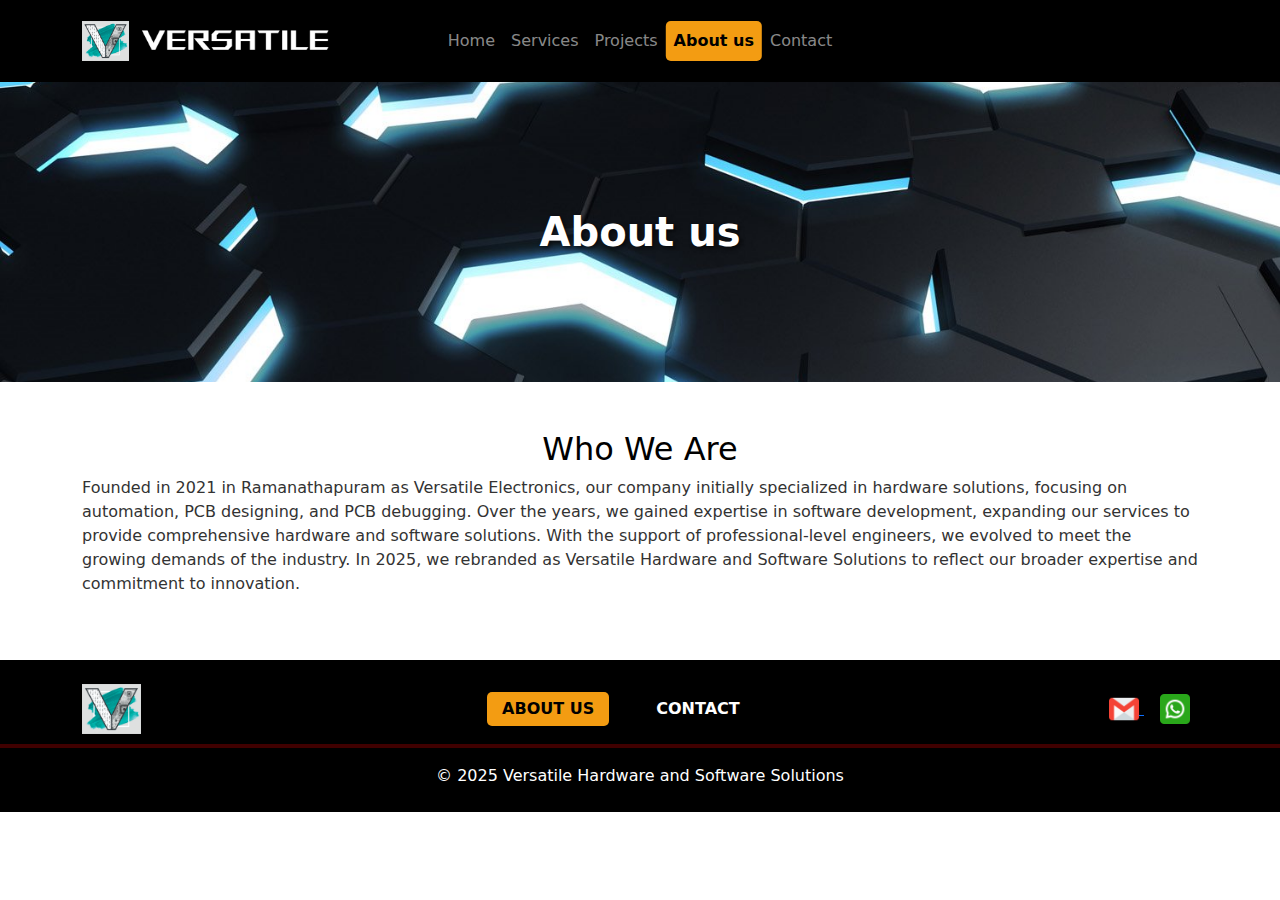
<file: about.html>
<!-- ABOUT PAGE (Updated) -->
<!DOCTYPE html>
<html lang="en">
<head>
    <meta charset="UTF-8">
    <meta name="viewport" content="width=device-width, initial-scale=1.0">
    <link rel="icon" href="images/logo.jpg" type="image/x-icon" />
    <title>About Us</title>
    <link href="https://cdn.jsdelivr.net/npm/bootstrap@5.3.0/dist/css/bootstrap.min.css" rel="stylesheet">
    <link rel="stylesheet" href="css/styles.css">
</head>
<body class="bg-white text-black">

    <!-- HEADER & NAVBAR -->
<nav class="navbar navbar-expand-lg bg-black navbar-dark py-3">
    <div class="container d-flex align-items-center justify-content-between">
        <!-- Logo & Title (Left-Aligned) -->
        <a href="index.html" class="navbar-brand d-flex align-items-center">
            <img src="images/logo.jpg" alt="Logo" class="me-2" style="height: 40px;">
            <img src="images/versatile-text.png" alt="Versatile" style="height: 35px;">
        </a>

        <!-- Mobile Navbar Button (Top Right) -->
        <button class="navbar-toggler position-absolute top-0 end-0 m-3" type="button" data-bs-toggle="offcanvas" data-bs-target="#mobileNav">
            <span class="navbar-toggler-icon"></span>
        </button>

        <!-- Desktop Navbar (Hidden in Mobile) -->
        <div class="collapse navbar-collapse justify-content-end">
            <ul class="navbar-nav">
                <li class="nav-item"><a href="index.html" class="nav-link">Home</a></li>
                <li class="nav-item"><a href="services.html" class="nav-link">Services</a></li>
                <li class="nav-item"><a href="projects.html" class="nav-link">Projects</a></li>
                <li class="nav-item"><a href="about.html" class="nav-link">About us</a></li>
                <li class="nav-item"><a href="contact.html" class="nav-link">Contact</a></li>
            </ul>
        </div>
    </div>
</nav>

<!-- MOBILE SIDEBAR MENU -->
<div class="offcanvas offcanvas-end bg-dark text-white" tabindex="-1" id="mobileNav">
    <div class="offcanvas-header">
        <h5 class="offcanvas-title">Menu</h5>
        <button type="button" class="btn-close btn-close-white" data-bs-dismiss="offcanvas"></button>
    </div>
    <div class="offcanvas-body">
        <ul class="nav flex-column">
            <li class="nav-item"><a href="index.html" class="nav-link">Home</a></li>
            <li class="nav-item"><a href="services.html" class="nav-link">Services</a></li>
            <li class="nav-item"><a href="projects.html" class="nav-link">Projects</a></li>
            <li class="nav-item"><a href="about.html" class="nav-link">About us</a></li>
            <li class="nav-item"><a href="contact.html" class="nav-link">Contact</a></li>
        </ul>
    </div>
</div>

    <!-- ABOUT US BANNER -->
    <div class="about-banner">
        <h1 class="about-title">About us</h1>
    </div>

    <!-- ABOUT CONTENT -->
    <div class="container py-5">
        <h2 class="text-center">Who We Are</h2>
        <p class="text-left">
            Founded in 2021 in Ramanathapuram as Versatile Electronics, our company initially specialized in hardware solutions, focusing on automation, PCB designing, and PCB debugging. Over the years, we gained expertise in software development, expanding our services to provide comprehensive hardware and software solutions. With the support of professional-level engineers, we evolved to meet the growing demands of the industry. In 2025, we rebranded as Versatile Hardware and Software Solutions to reflect our broader expertise and commitment to innovation.
        </p>
    </div>

    <!-- FOOTER -->
    <footer class="bg-black text-white py-4">
        <div class="container d-flex flex-column flex-md-row justify-content-between align-items-center">
            <a href="index.html" class="footer-logo">
                <img src="images/logo.jpg" alt="Company Logo" height="50">
            </a>
            <div class="footer-links d-flex">
                <a href="about.html" class="nav-link text-white mx-3">About us</a>
                <a href="contact.html" class="nav-link text-white mx-3">Contact</a>
            </div>
            <div class="social-icons">
                <a href="mailto:versatileelectronicsrmd@gmail.com" target="_blank" class="mx-2">
                    <img src="images/gmail-icon.png" alt="Gmail" width="30">
                </a>
                <a href="https://wa.me/message/E7UOEM6NOFOOO1" target="_blank" class="mx-2">
                    <img src="images/whatsapp-icon.png" alt="WhatsApp" width="30">
                </a>
            </div>
        </div>
        <hr class="footer-line">
        <div class="text-center mt-3">
            <p class="mb-0">&copy; 2025 Versatile Hardware and Software Solutions</p>
        </div>
    </footer>

    <script src="https://cdn.jsdelivr.net/npm/bootstrap@5.3.0/dist/js/bootstrap.bundle.min.js"></script>
    <script src="js/script.js"></script>
</body>
</html>
</file>
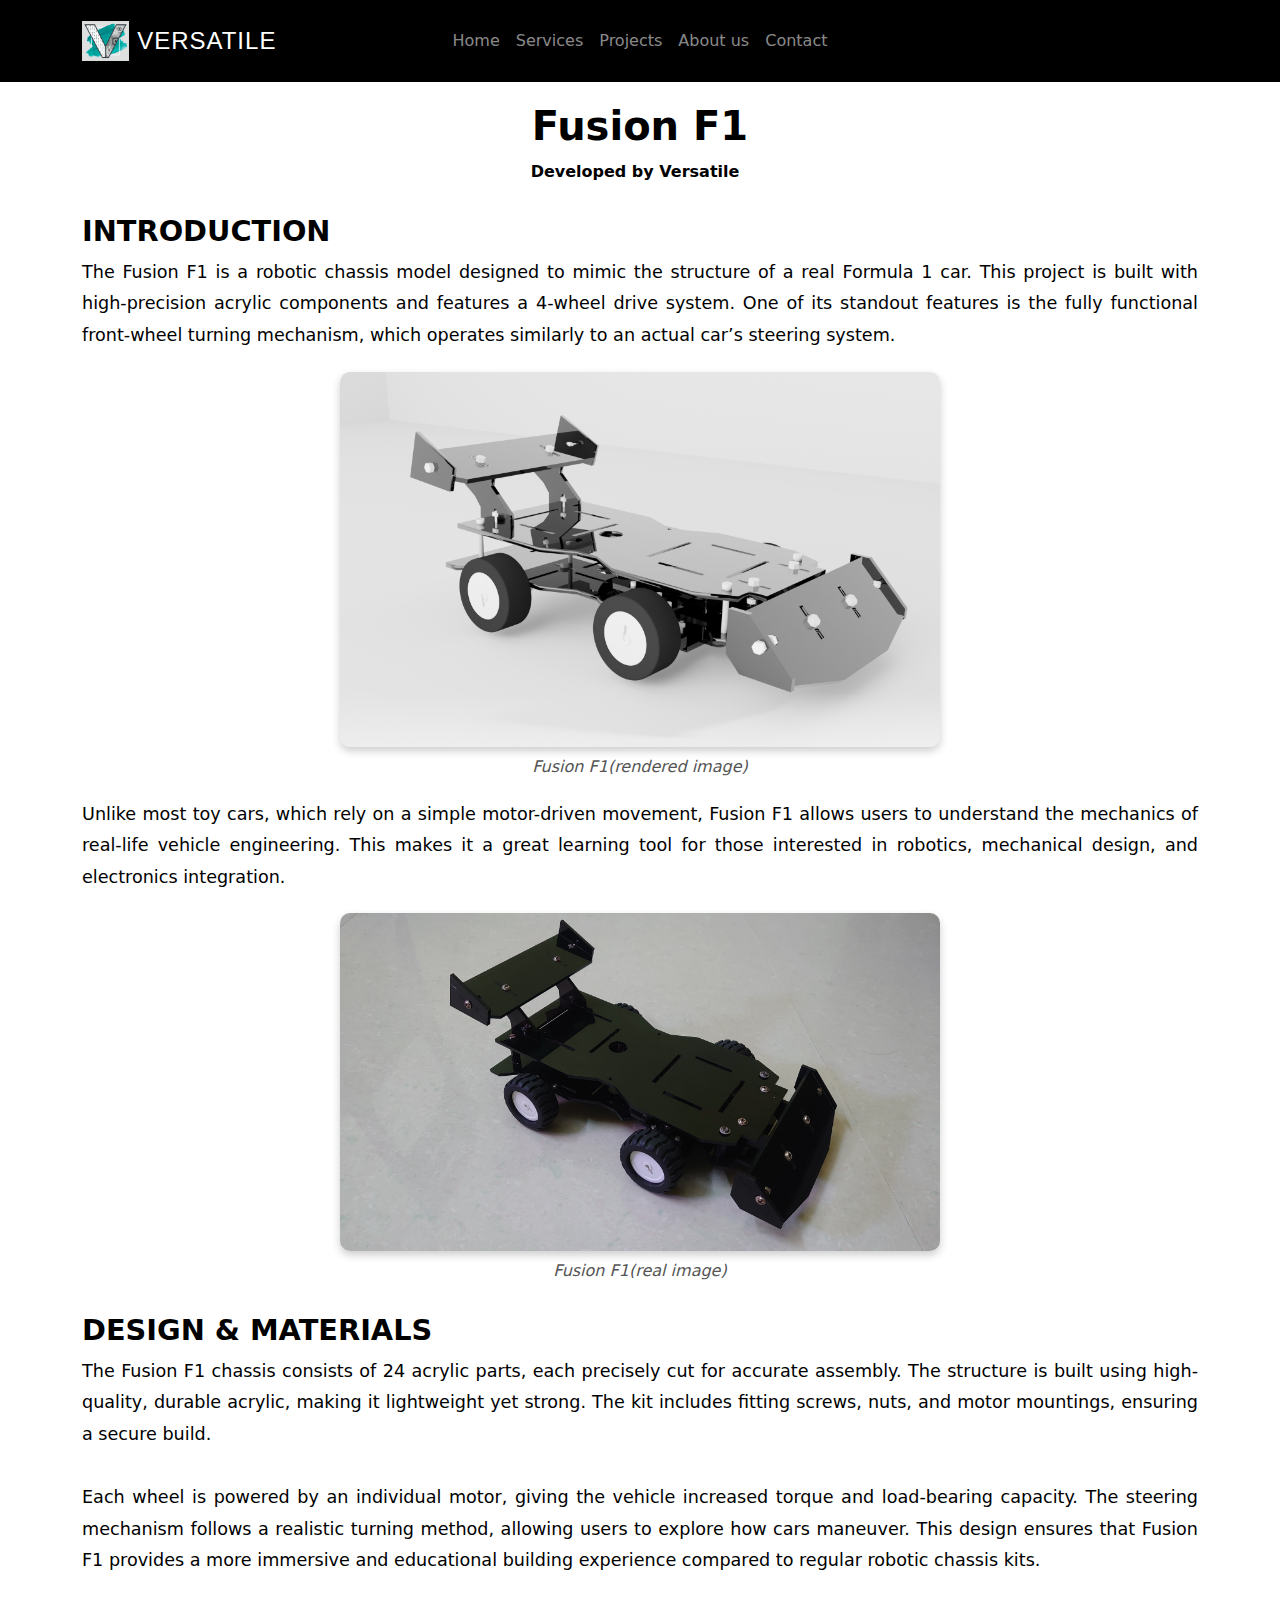
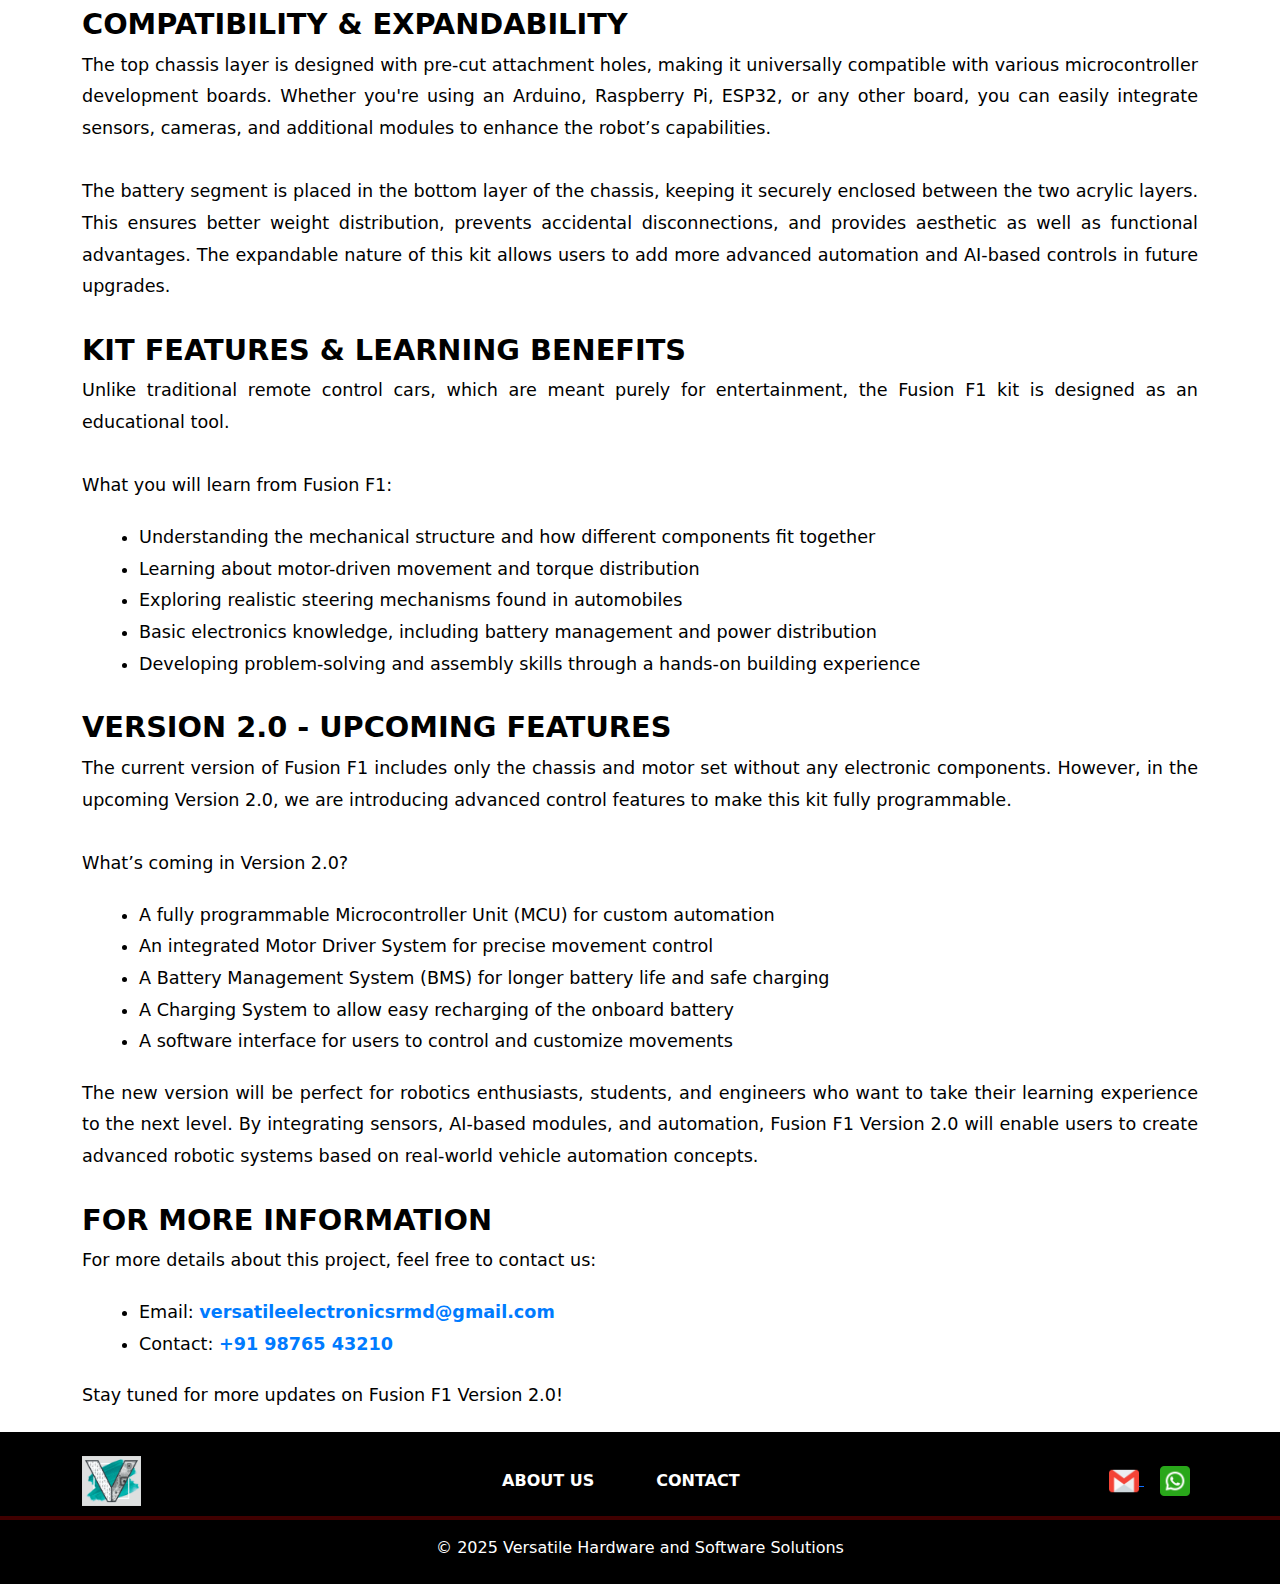
<file: Fusion F1.html>
<!-- Fusion F1.html (Project Details) -->
<!DOCTYPE html>
<html lang="en">
<head>
    <meta charset="UTF-8">
    <meta name="viewport" content="width=device-width, initial-scale=1.0">
    <title>Fusion F1</title>
    <link href="https://cdn.jsdelivr.net/npm/bootstrap@5.3.0/dist/css/bootstrap.min.css" rel="stylesheet">
    <link rel="stylesheet" href="css/viewproject.css">
</head>
<body class="bg-white text-black">

    <!-- HEADER & NAVBAR -->
<nav class="navbar navbar-expand-lg bg-black navbar-dark py-3">
    <div class="container d-flex align-items-center justify-content-between">
        <!-- Logo & Title (Left-Aligned) -->
        <a href="index.html" class="navbar-brand d-flex align-items-center">
            <img src="images/logo.jpg" alt="Logo" class="me-2" style="height: 40px;">
            <span class="rog-font fs-4">Versatile</span>
        </a>

        <!-- Mobile Navbar Button (Top Right) -->
        <button class="navbar-toggler position-absolute top-0 end-0 m-3" type="button" data-bs-toggle="offcanvas" data-bs-target="#mobileNav">
            <span class="navbar-toggler-icon"></span>
        </button>

        <!-- Desktop Navbar (Hidden in Mobile) -->
        <div class="collapse navbar-collapse justify-content-end">
            <ul class="navbar-nav">
                <li class="nav-item"><a href="index.html" class="nav-link">Home</a></li>
                <li class="nav-item"><a href="services.html" class="nav-link">Services</a></li>
                <li class="nav-item"><a href="projects.html" class="nav-link">Projects</a></li>
                <li class="nav-item"><a href="about.html" class="nav-link">About us</a></li>
                <li class="nav-item"><a href="contact.html" class="nav-link">Contact</a></li>
            </ul>
        </div>
    </div>
</nav>

<!-- MOBILE SIDEBAR MENU -->
<div class="offcanvas offcanvas-end bg-dark text-white" tabindex="-1" id="mobileNav">
    <div class="offcanvas-header">
        <h5 class="offcanvas-title">Menu</h5>
        <button type="button" class="btn-close btn-close-white" data-bs-dismiss="offcanvas"></button>
    </div>
    <div class="offcanvas-body">
        <ul class="nav flex-column">
            <li class="nav-item"><a href="index.html" class="nav-link">Home</a></li>
            <li class="nav-item"><a href="services.html" class="nav-link">Services</a></li>
            <li class="nav-item"><a href="projects.html" class="nav-link">Projects</a></li>
            <li class="nav-item"><a href="about.html" class="nav-link">About us</a></li>
            <li class="nav-item"><a href="contact.html" class="nav-link">Contact</a></li>
        </ul>
    </div>
</div>
    <div class="container ">
        
        <h1 class="title">Fusion F1</h1>

<div class="view-count">
    <span class="developer">Developed by Versatile</span>
</div>

<h2 class="section-title">Introduction</h2>
<p class="section-content">
    The Fusion F1 is a robotic chassis model designed to mimic the structure of a real Formula 1 car. This project is built with high-precision acrylic components and features a 4-wheel drive system. One of its standout features is the fully functional front-wheel turning mechanism, which operates similarly to an actual car’s steering system.  
</p>
<!-- Image Section -->
<div class="project-image-container">
    <img src="images/projects/fusion-f1.png" alt="Fusion F1 Model" class="project-image">
    <p class="image-caption">Fusion F1(rendered image)</p>
</div>

<p class="section-content">
    Unlike most toy cars, which rely on a simple motor-driven movement, Fusion F1 allows users to understand the mechanics of real-life vehicle engineering. This makes it a great learning tool for those interested in robotics, mechanical design, and electronics integration.  
</p>
<div class="project-image-container">
    <img src="images/projects/fusion-f1-real.JPG" alt="Fusion F1 Model" class="project-image">
    <p class="image-caption">Fusion F1(real image)</p>
</div>

<h2 class="section-title">Design & Materials</h2>
<p class="section-content">
    The Fusion F1 chassis consists of 24 acrylic parts, each precisely cut for accurate assembly. The structure is built using high-quality, durable acrylic, making it lightweight yet strong. The kit includes fitting screws, nuts, and motor mountings, ensuring a secure build.  
    <br><br>
    Each wheel is powered by an individual motor, giving the vehicle increased torque and load-bearing capacity. The steering mechanism follows a realistic turning method, allowing users to explore how cars maneuver. This design ensures that Fusion F1 provides a more immersive and educational building experience compared to regular robotic chassis kits.  
</p>

<h2 class="section-title">Compatibility & Expandability</h2>
<p class="section-content">
    The top chassis layer is designed with pre-cut attachment holes, making it universally compatible with various microcontroller development boards. Whether you're using an Arduino, Raspberry Pi, ESP32, or any other board, you can easily integrate sensors, cameras, and additional modules to enhance the robot’s capabilities.  
    <br><br>
    The battery segment is placed in the bottom layer of the chassis, keeping it securely enclosed between the two acrylic layers. This ensures better weight distribution, prevents accidental disconnections, and provides aesthetic as well as functional advantages. The expandable nature of this kit allows users to add more advanced automation and AI-based controls in future upgrades.  
</p>

<h2 class="section-title">Kit Features & Learning Benefits</h2>
<p class="section-content">
    Unlike traditional remote control cars, which are meant purely for entertainment, the Fusion F1 kit is designed as an educational tool.  
    <br><br>
    What you will learn from Fusion F1:  
</p>
<ul class="section-content">
    <li>Understanding the mechanical structure and how different components fit together</li>
    <li>Learning about motor-driven movement and torque distribution</li>
    <li>Exploring realistic steering mechanisms found in automobiles</li>
    <li>Basic electronics knowledge, including battery management and power distribution</li>
    <li>Developing problem-solving and assembly skills through a hands-on building experience</li>
</ul>

<h2 class="section-title">Version 2.0 - Upcoming Features</h2>
<p class="section-content">
    The current version of Fusion F1 includes only the chassis and motor set without any electronic components. However, in the upcoming Version 2.0, we are introducing advanced control features to make this kit fully programmable.  
    <br><br>
    What’s coming in Version 2.0?  
</p>
<ul class="section-content">
    <li>A fully programmable Microcontroller Unit (MCU) for custom automation</li>
    <li>An integrated Motor Driver System for precise movement control</li>
    <li>A Battery Management System (BMS) for longer battery life and safe charging</li>
    <li>A Charging System to allow easy recharging of the onboard battery</li>
    <li>A software interface for users to control and customize movements</li>
</ul>
<p class="section-content">
    The new version will be perfect for robotics enthusiasts, students, and engineers who want to take their learning experience to the next level. By integrating sensors, AI-based modules, and automation, Fusion F1 Version 2.0 will enable users to create advanced robotic systems based on real-world vehicle automation concepts.  
</p>

<h2 class="section-title">For More Information</h2>
<p class="section-content">
    For more details about this project, feel free to contact us:  
</p>
<ul class="section-content">
    <li>Email: <a href="mailto:versatileelectronicsrmd@gmail.com">versatileelectronicsrmd@gmail.com</a></li>
    <li>Contact: <a href="tel:+919876543210">+91 98765 43210</a></li>
</ul>

<p class="section-content">
    Stay tuned for more updates on Fusion F1 Version 2.0!
</p>
    </div>

    <!-- FOOTER -->
<footer class="bg-black text-white py-4">
    <div class="container d-flex flex-column flex-md-row justify-content-between align-items-center">
        
        <!-- Left: Logo -->
        <a href="index.html" class="footer-logo">
            <img src="images/logo.jpg" alt="Company Logo" height="50">
        </a>

        <!-- Center: About & Contact Links -->
        <div class="footer-links d-flex">
            <a href="about.html" class="nav-link text-white mx-3">About us</a>
            <a href="contact.html" class="nav-link text-white mx-3">Contact</a>
        </div>

        <!-- Right: Gmail & WhatsApp Icons -->
        <div class="social-icons">
            <a href="mailto:versatileelectronicsrmd@gmail.com" target="_blank" class="mx-2">
                <img src="images/gmail-icon.png" alt="Gmail" width="30">
            </a>
            <a href="https://wa.me/message/E7UOEM6NOFOOO1" target="_blank" class="mx-2">
                <img src="images/whatsapp-icon.png" alt="WhatsApp" width="30">
            </a>
        </div>
    </div>

    <!-- Thin Line -->
    <hr class="footer-line">

    <!-- Copyright Text -->
    <div class="text-center mt-3">
        <p class="mb-0">&copy; 2025 Versatile Hardware and Software Solutions</p>
    </div>
</footer>


    <script src="https://cdn.jsdelivr.net/npm/bootstrap@5.3.0/dist/js/bootstrap.bundle.min.js"></script>
    <script src="js/script.js"></script>
</body>
</html>
</file>
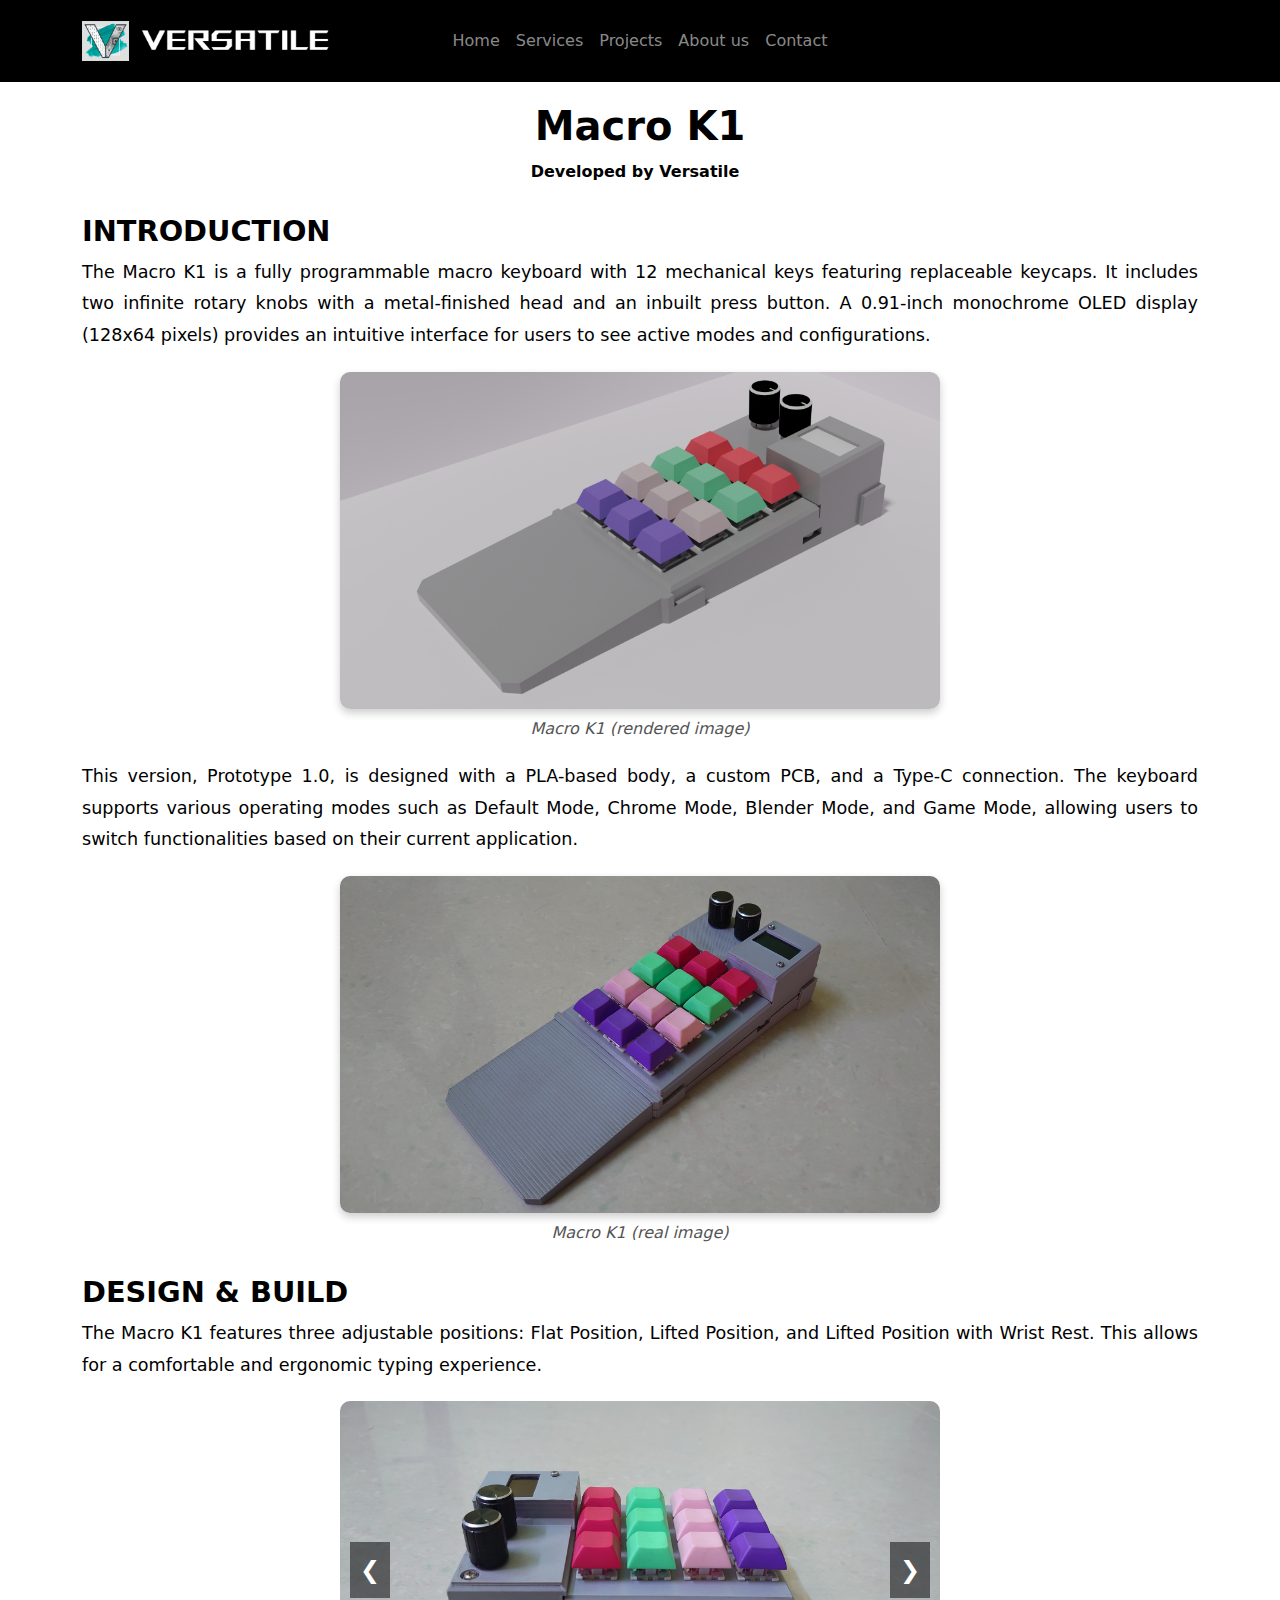
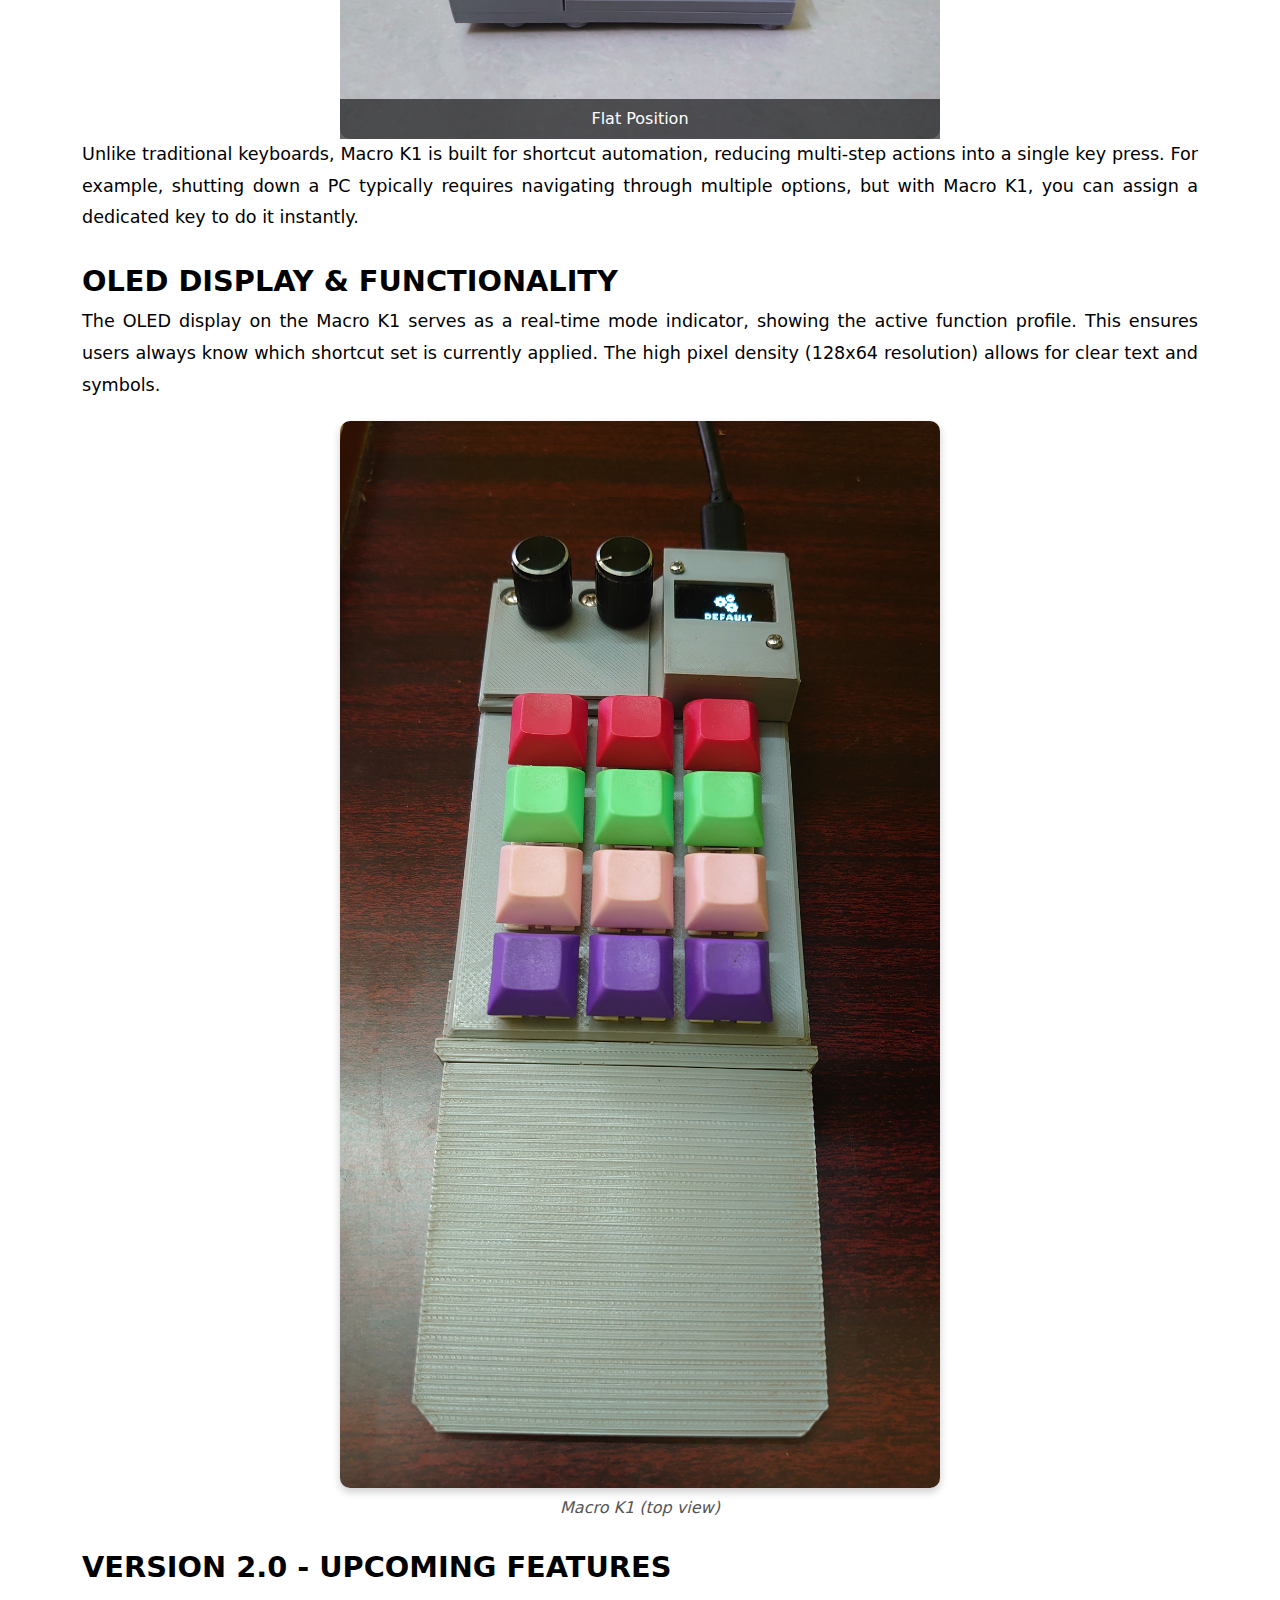
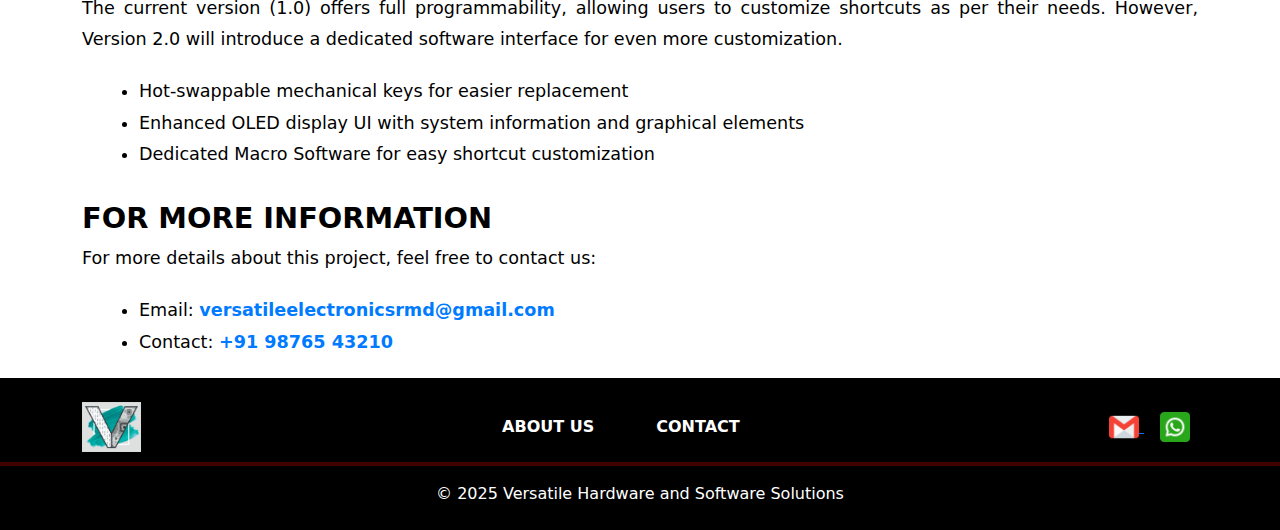
<file: Macro K1.html>
<!-- Fusion F1.html (Project Details) -->
<!DOCTYPE html>
<html lang="en">
<head>
    <meta charset="UTF-8">
    <meta name="viewport" content="width=device-width, initial-scale=1.0">
    <link rel="icon" href="images/logo.jpg" type="image/x-icon" />
    <title>Macro K1</title>
    <link href="https://cdn.jsdelivr.net/npm/bootstrap@5.3.0/dist/css/bootstrap.min.css" rel="stylesheet">
    <link rel="stylesheet" href="css/viewproject.css">
    <style>
        /* Slideshow Styles */
        .slideshow-container {
            position: relative;
            max-width: 600px;
            margin: auto;
        }
        
        .slide {
            display: none;
            width: 100%;
            text-align: center;
        }
        
        .slide img {
            width: 100%;
            border-radius: 10px;
        }
        
        .caption {
            color: white;
            background-color: rgba(0, 0, 0, 0.6);
            text-align: center;
            padding: 8px;
            position: absolute;
            bottom: 0;
            width: 100%;
            font-size: 16px;
        }
        
        /* Navigation Buttons */
        .prev, .next {
            cursor: pointer;
            position: absolute;
            top: 50%;
            transform: translateY(-50%);
            padding: 10px;
            color: white;
            font-size: 24px;
            background-color: rgba(0, 0, 0, 0.5);
            border: none;
            outline: none;
        }
        
        .prev { left: 10px; }
        .next { right: 10px; }
        
        .prev:hover, .next:hover {
            background-color: rgba(0, 0, 0, 0.8);
        }
    </style>
</head>
<body class="bg-white text-black">

    <!-- HEADER & NAVBAR -->
<nav class="navbar navbar-expand-lg bg-black navbar-dark py-3">
    <div class="container d-flex align-items-center justify-content-between">
        <!-- Logo & Title (Left-Aligned) -->
        <a href="index.html" class="navbar-brand d-flex align-items-center">
            <img src="images/logo.jpg" alt="Logo" class="me-2" style="height: 40px;">
            <img src="images/versatile-text.png" alt="Versatile" style="height: 35px;">
        </a>

        <!-- Mobile Navbar Button (Top Right) -->
        <button class="navbar-toggler position-absolute top-0 end-0 m-3" type="button" data-bs-toggle="offcanvas" data-bs-target="#mobileNav">
            <span class="navbar-toggler-icon"></span>
        </button>

        <!-- Desktop Navbar (Hidden in Mobile) -->
        <div class="collapse navbar-collapse justify-content-end">
            <ul class="navbar-nav">
                <li class="nav-item"><a href="index.html" class="nav-link">Home</a></li>
                <li class="nav-item"><a href="services.html" class="nav-link">Services</a></li>
                <li class="nav-item"><a href="projects.html" class="nav-link">Projects</a></li>
                <li class="nav-item"><a href="about.html" class="nav-link">About us</a></li>
                <li class="nav-item"><a href="contact.html" class="nav-link">Contact</a></li>
            </ul>
        </div>
    </div>
</nav>

<!-- MOBILE SIDEBAR MENU -->
<div class="offcanvas offcanvas-end bg-dark text-white" tabindex="-1" id="mobileNav">
    <div class="offcanvas-header">
        <h5 class="offcanvas-title">Menu</h5>
        <button type="button" class="btn-close btn-close-white" data-bs-dismiss="offcanvas"></button>
    </div>
    <div class="offcanvas-body">
        <ul class="nav flex-column">
            <li class="nav-item"><a href="index.html" class="nav-link">Home</a></li>
            <li class="nav-item"><a href="services.html" class="nav-link">Services</a></li>
            <li class="nav-item"><a href="projects.html" class="nav-link">Projects</a></li>
            <li class="nav-item"><a href="about.html" class="nav-link">About us</a></li>
            <li class="nav-item"><a href="contact.html" class="nav-link">Contact</a></li>
        </ul>
    </div>
</div>
<div class="container">
    <h1 class="title">Macro K1</h1>
    <div class="view-count">
        <span class="developer">Developed by Versatile</span>
    </div>
    
    <h2 class="section-title">Introduction</h2>
    <p class="section-content">
        The Macro K1 is a fully programmable macro keyboard with 12 mechanical keys featuring replaceable keycaps. It includes two infinite rotary knobs with a metal-finished head and an inbuilt press button. A 0.91-inch monochrome OLED display (128x64 pixels) provides an intuitive interface for users to see active modes and configurations.
    </p>

    <div class="project-image-container">
        <img src="images/projects/Macro-K1.png" alt="Macro K1 Model" class="project-image">
        <p class="image-caption">Macro K1 (rendered image)</p>
    </div>

    <p class="section-content">
        This version, Prototype 1.0, is designed with a PLA-based body, a custom PCB, and a Type-C connection. The keyboard supports various operating modes such as Default Mode, Chrome Mode, Blender Mode, and Game Mode, allowing users to switch functionalities based on their current application. 
    </p>
    <div class="project-image-container">
        <img src="images/projects/Macro-K1-real.JPG" alt="Macro K1 Model" class="project-image">
        <p class="image-caption">Macro K1 (real image)</p>
    </div>

    <h2 class="section-title">Design & Build</h2>
    <p class="section-content">
        The Macro K1 features three adjustable positions: Flat Position, Lifted Position, and Lifted Position with Wrist Rest. This allows for a comfortable and ergonomic typing experience.
    </p>

     <!-- Slideshow -->
     <div class="slideshow-container">
        <div class="slide">
            <img src="images/projects/flat.JPG" alt="Flat Position">
            <div class="caption">Flat Position</div>
        </div>
        <div class="slide">
            <img src="images/projects/lifted.JPG" alt="Lifted Position">
            <div class="caption">Lifted Position</div>
        </div>
        <div class="slide">
            <img src="images/projects/lifted-with-pad.JPG" alt="Lifted with Wrist Pad">
            <div class="caption">Lifted with Wrist Rest</div>
        </div>

        <!-- Navigation Buttons -->
        <button class="prev" onclick="changeSlide(-1)">&#10094;</button>
        <button class="next" onclick="changeSlide(1)">&#10095;</button>
    </div>
<p class="section-content">
        Unlike traditional keyboards, Macro K1 is built for shortcut automation, reducing multi-step actions into a single key press. For example, shutting down a PC typically requires navigating through multiple options, but with Macro K1, you can assign a dedicated key to do it instantly.
    </p>

    <h2 class="section-title">OLED Display & Functionality</h2>
    <p class="section-content">
        The OLED display on the Macro K1 serves as a real-time mode indicator, showing the active function profile. This ensures users always know which shortcut set is currently applied. The high pixel density (128x64 resolution) allows for clear text and symbols.
    </p>
    <div class="project-image-container">
        <img src="images/projects/Macro-K1-real-top.JPG" alt="Macro K1 Model" class="project-image">
        <p class="image-caption">Macro K1 (top view)</p>
    </div>
    <h2 class="section-title">Version 2.0 - Upcoming Features</h2>
    <p class="section-content"> 
        The current version (1.0) offers full programmability, allowing users to customize shortcuts as per their needs. However, Version 2.0 will introduce a dedicated software interface for even more customization. 
    </p>
    <ul class="section-content">
        <li>Hot-swappable mechanical keys for easier replacement</li>
        <li>Enhanced OLED display UI with system information and graphical elements</li>
        <li>Dedicated Macro Software for easy shortcut customization</li>
    </ul>

    <h2 class="section-title">For More Information</h2>
    <p class="section-content">
        For more details about this project, feel free to contact us:
    </p>
    <ul class="section-content">
        <li>Email: <a href="mailto:versatileelectronicsrmd@gmail.com">versatileelectronicsrmd@gmail.com</a></li>
        <li>Contact: <a href="tel:+919876543210">+91 98765 43210</a></li>
    </ul>
</div>

    <!-- FOOTER -->
<footer class="bg-black text-white py-4">
    <div class="container d-flex flex-column flex-md-row justify-content-between align-items-center">
        
        <!-- Left: Logo -->
        <a href="index.html" class="footer-logo">
            <img src="images/logo.jpg" alt="Company Logo" height="50">
        </a>

        <!-- Center: About & Contact Links -->
        <div class="footer-links d-flex">
            <a href="about.html" class="nav-link text-white mx-3">About us</a>
            <a href="contact.html" class="nav-link text-white mx-3">Contact</a>
        </div>

        <!-- Right: Gmail & WhatsApp Icons -->
        <div class="social-icons">
            <a href="mailto:versatileelectronicsrmd@gmail.com" target="_blank" class="mx-2">
                <img src="images/gmail-icon.png" alt="Gmail" width="30">
            </a>
            <a href="https://wa.me/message/E7UOEM6NOFOOO1" target="_blank" class="mx-2">
                <img src="images/whatsapp-icon.png" alt="WhatsApp" width="30">
            </a>
        </div>
    </div>

    <!-- Thin Line -->
    <hr class="footer-line">

    <!-- Copyright Text -->
    <div class="text-center mt-3">
        <p class="mb-0">&copy; 2025 Versatile Hardware and Software Solutions</p>
    </div>
</footer>
 <!-- JavaScript for Slideshow -->
 <script>
    let slideIndex = 0;
    showSlides();

    function showSlides() {
        let slides = document.getElementsByClassName("slide");
        for (let i = 0; i < slides.length; i++) {
            slides[i].style.display = "none";
        }
        slideIndex++;
        if (slideIndex > slides.length) { slideIndex = 1; }
        slides[slideIndex - 1].style.display = "block";
        // setTimeout(showSlides, 3000); // Change image every 3 seconds
    }

    function changeSlide(n) {
        slideIndex += n - 1;
        showSlides();
    }
</script>

    <script src="https://cdn.jsdelivr.net/npm/bootstrap@5.3.0/dist/js/bootstrap.bundle.min.js"></script>
    <script src="js/script.js"></script>
</body>
</html>
</file>
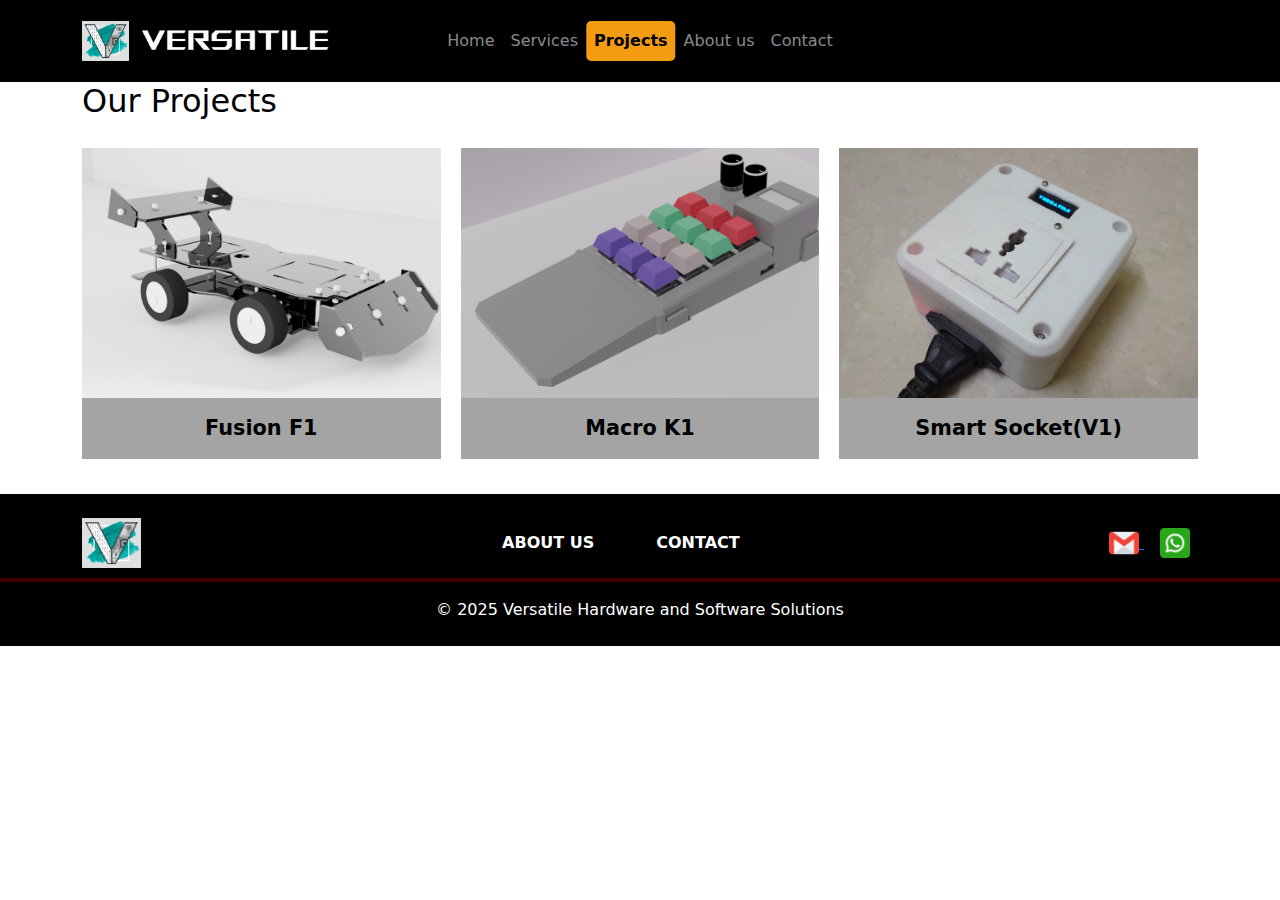
<file: projects.html>
<!-- projects.html (Projects Page) -->
<!DOCTYPE html>
<html lang="en">
<head>
    <meta charset="UTF-8">
    <meta name="viewport" content="width=device-width, initial-scale=1.0">
    <link rel="icon" href="images/logo.jpg" type="image/x-icon" />
    <title>Our Projects</title>
    <link href="https://cdn.jsdelivr.net/npm/bootstrap@5.3.0/dist/css/bootstrap.min.css" rel="stylesheet">
    <link rel="stylesheet" href="css/projects.css">
</head>
<body class="bg-white text-black">

    <!-- HEADER & NAVBAR -->
<nav class="navbar navbar-expand-lg bg-black navbar-dark py-3">
    <div class="container d-flex align-items-center justify-content-between">
        <!-- Logo & Title (Left-Aligned) -->
        <a href="index.html" class="navbar-brand d-flex align-items-center">
            <img src="images/logo.jpg" alt="Logo" class="me-2" style="height: 40px;">
            <img src="images/versatile-text.png" alt="Versatile" style="height: 35px;">
        </a>

        <!-- Mobile Navbar Button (Top Right) -->
        <button class="navbar-toggler position-absolute top-0 end-0 m-3" type="button" data-bs-toggle="offcanvas" data-bs-target="#mobileNav">
            <span class="navbar-toggler-icon"></span>
        </button>

        <!-- Desktop Navbar (Hidden in Mobile) -->
        <div class="collapse navbar-collapse justify-content-end">
            <ul class="navbar-nav">
                <li class="nav-item"><a href="index.html" class="nav-link">Home</a></li>
                <li class="nav-item"><a href="services.html" class="nav-link">Services</a></li>
                <li class="nav-item"><a href="projects.html" class="nav-link">Projects</a></li>
                <li class="nav-item"><a href="about.html" class="nav-link">About us</a></li>
                <li class="nav-item"><a href="contact.html" class="nav-link">Contact</a></li>
            </ul>
        </div>
    </div>
</nav>

<!-- MOBILE SIDEBAR MENU -->
<div class="offcanvas offcanvas-end bg-dark text-white" tabindex="-1" id="mobileNav">
    <div class="offcanvas-header">
        <h5 class="offcanvas-title">Menu</h5>
        <button type="button" class="btn-close btn-close-white" data-bs-dismiss="offcanvas"></button>
    </div>
    <div class="offcanvas-body">
        <ul class="nav flex-column">
            <li class="nav-item"><a href="index.html" class="nav-link">Home</a></li>
            <li class="nav-item"><a href="services.html" class="nav-link">Services</a></li>
            <li class="nav-item"><a href="projects.html" class="nav-link">Projects</a></li>
            <li class="nav-item"><a href="about.html" class="nav-link">About us</a></li>
            <li class="nav-item"><a href="contact.html" class="nav-link">Contact</a></li>
        </ul>
    </div>
</div>
    <div class="container">     
        <h2>Our Projects</h2>
        <div class="services-grid">
            <a href="Fusion F1.html" class="service-item">
                <img src="images/projects/fusion-f1.png" alt="Fusion F1" class="project-image">
                <h3 class="project-title">Fusion F1</h3>
            </a>
            
            <a href="Macro K1.html" class="service-item">
                <img src="images/projects/Macro-K1.png" alt="Macro K1" class="project-image">
                <h3 class="project-title">Macro K1</h3>
            </a>
            
            <a href="Smart Socket(V1).html" class="service-item">
                <img src="images/projects/smart-socket-v1.jpg" alt="Smart Socket Project" class="project-image">
                <h3 class="project-title">Smart Socket(V1)</h3>
            </a>
        </div>
    </div>
    <!-- FOOTER -->
<footer class="bg-black text-white py-4">
    <div class="container d-flex flex-column flex-md-row justify-content-between align-items-center">
        
        <!-- Left: Logo -->
        <a href="index.html" class="footer-logo">
            <img src="images/logo.jpg" alt="Company Logo" height="50">
        </a>

        <!-- Center: About & Contact Links -->
        <div class="footer-links d-flex">
            <a href="about.html" class="nav-link text-white mx-3">About us</a>
            <a href="contact.html" class="nav-link text-white mx-3">Contact</a>
        </div>

        <!-- Right: Gmail & WhatsApp Icons -->
        <div class="social-icons">
            <a href="mailto:versatileelectronicsrmd@gmail.com" target="_blank" class="mx-2">
                <img src="images/gmail-icon.png" alt="Gmail" width="30">
            </a>
            <a href="https://wa.me/message/E7UOEM6NOFOOO1" target="_blank" class="mx-2">
                <img src="images/whatsapp-icon.png" alt="WhatsApp" width="30">
            </a>
        </div>
    </div>

    <!-- Thin Line -->
    <hr class="footer-line">

    <!-- Copyright Text -->
    <div class="text-center mt-3">
        <p class="mb-0">&copy; 2025 Versatile Hardware and Software Solutions</p>
    </div>
</footer>

    <script src="https://cdn.jsdelivr.net/npm/bootstrap@5.3.0/dist/js/bootstrap.bundle.min.js"></script>
    <script src="js/script.js"></script>
</body>
</html>
</file>
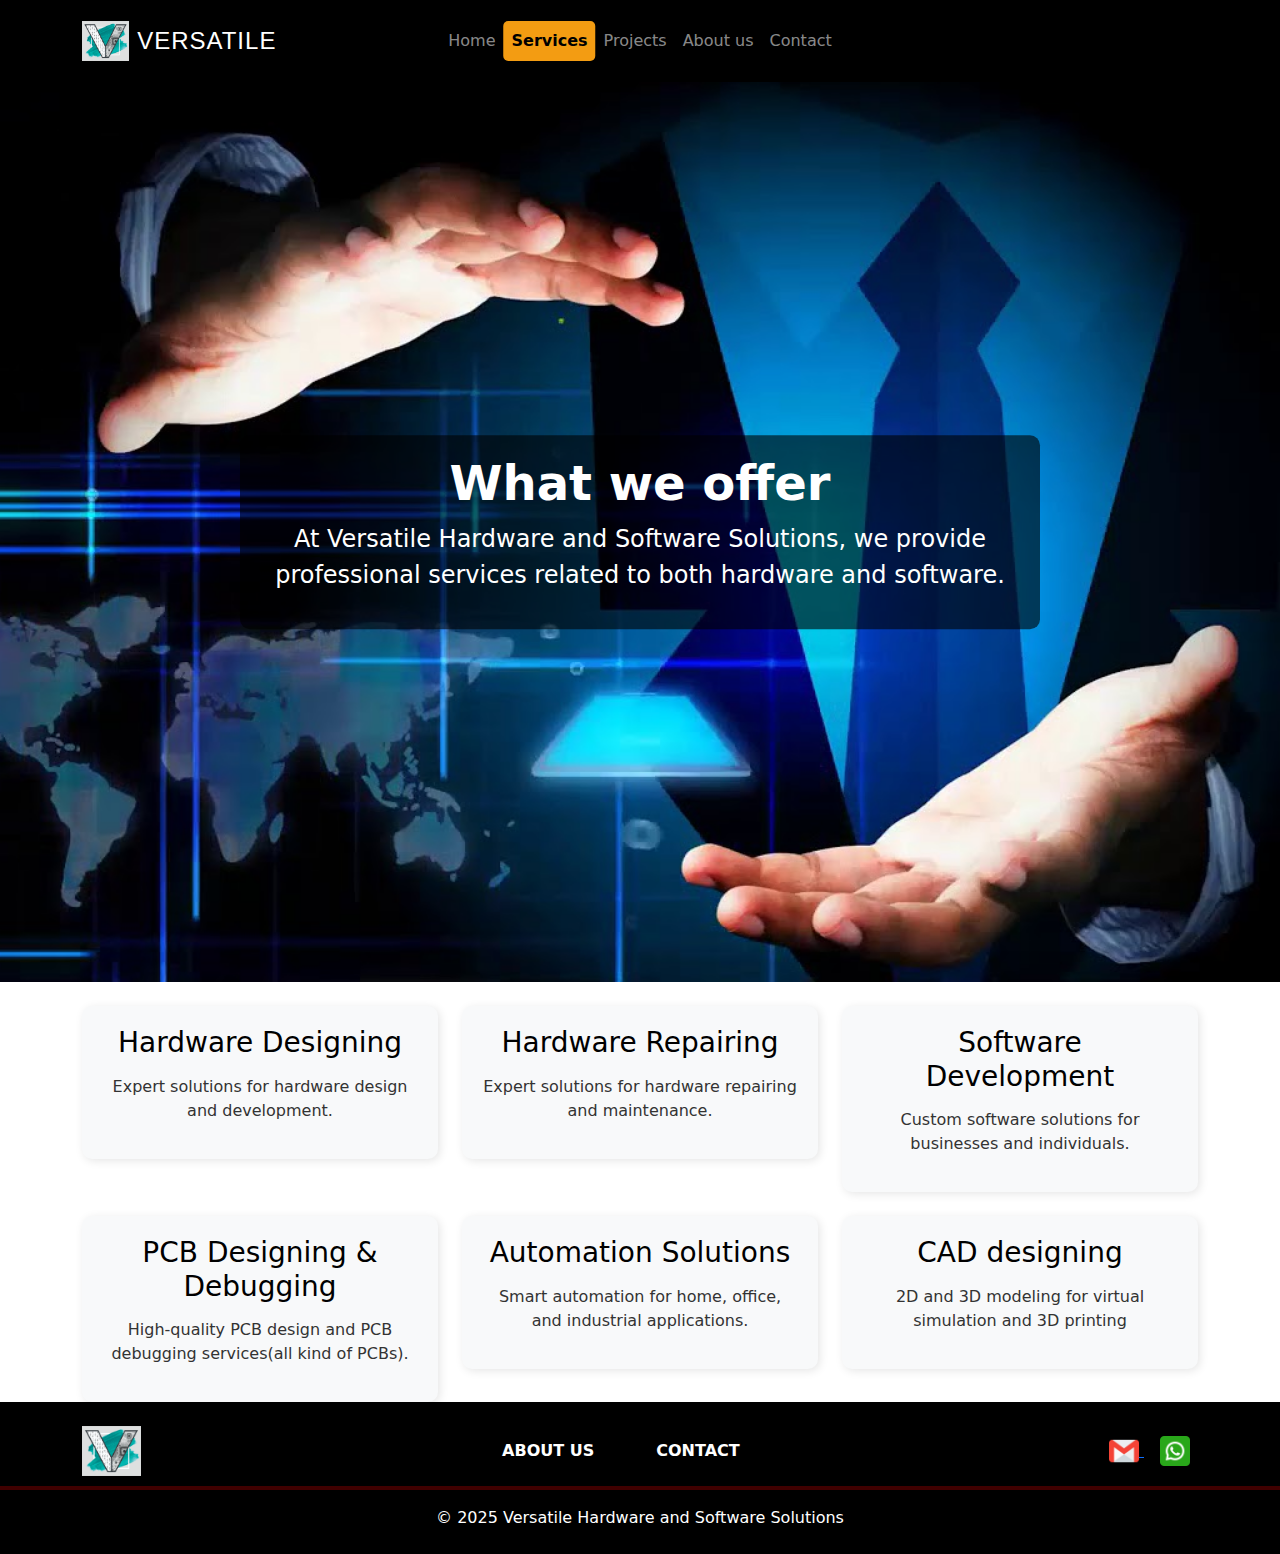
<file: services.html>
<!DOCTYPE html>
<html lang="en">
<head>
    <meta charset="UTF-8">
    <meta name="viewport" content="width=device-width, initial-scale=1.0">
    <title>Our Services</title>
    <link href="https://cdn.jsdelivr.net/npm/bootstrap@5.3.0/dist/css/bootstrap.min.css" rel="stylesheet">
    <link rel="stylesheet" href="css/styles.css">
</head>
<body class="bg-white text-black">

<!-- HEADER & NAVBAR -->
<nav class="navbar navbar-expand-lg bg-black navbar-dark py-3">
    <div class="container d-flex align-items-center justify-content-between">
        <!-- Logo & Title (Left-Aligned) -->
        <a href="index.html" class="navbar-brand d-flex align-items-center">
            <img src="images/logo.jpg" alt="Logo" class="me-2" style="height: 40px;">
            <span class="rog-font fs-4">Versatile</span>
        </a>

        <!-- Mobile Navbar Button (Top Right) -->
        <button class="navbar-toggler position-absolute top-0 end-0 m-3" type="button" data-bs-toggle="offcanvas" data-bs-target="#mobileNav">
            <span class="navbar-toggler-icon"></span>
        </button>

        <!-- Desktop Navbar (Hidden in Mobile) -->
        <div class="collapse navbar-collapse justify-content-end">
            <ul class="navbar-nav">
                <li class="nav-item"><a href="index.html" class="nav-link">Home</a></li>
                <li class="nav-item"><a href="services.html" class="nav-link">Services</a></li>
                <li class="nav-item"><a href="projects.html" class="nav-link">Projects</a></li>
                <li class="nav-item"><a href="about.html" class="nav-link">About us</a></li>
                <li class="nav-item"><a href="contact.html" class="nav-link">Contact</a></li>
            </ul>
        </div>
    </div>
</nav>

<!-- MOBILE SIDEBAR MENU -->
<div class="offcanvas offcanvas-end bg-dark text-white" tabindex="-1" id="mobileNav">
    <div class="offcanvas-header">
        <h5 class="offcanvas-title">Menu</h5>
        <button type="button" class="btn-close btn-close-white" data-bs-dismiss="offcanvas"></button>
    </div>
    <div class="offcanvas-body">
        <ul class="nav flex-column">
            <li class="nav-item"><a href="index.html" class="nav-link">Home</a></li>
            <li class="nav-item"><a href="services.html" class="nav-link">Services</a></li>
            <li class="nav-item"><a href="projects.html" class="nav-link">Projects</a></li>
            <li class="nav-item"><a href="about.html" class="nav-link">About us</a></li>
            <li class="nav-item"><a href="contact.html" class="nav-link">Contact</a></li>
        </ul>
    </div>
</div>

<!-- FULL-SCREEN HERO IMAGE WITH TEXT -->
<div class="hero-section">
    <div class="hero-overlay"></div>
    <img src="images/service-hero.jpg" alt="Technology Solutions" class="hero-image">
    <div class="hero-text text-center">
        <h1 class="fw-bold">What we offer</h1>
        <p>At Versatile Hardware and Software Solutions, we provide professional services related to both hardware and software.</p>
    </div>
</div>

<!-- PAGE CONTENT -->
<div class="container mt-4">
    <div class="row g-4">
        <div class="col-md-4">
            <div class="service-item">
                <h3>Hardware Designing</h3>
                <p>Expert solutions for hardware design and development.</p>
            </div>
        </div>
        <div class="col-md-4">
            <div class="service-item">
                <h3>Hardware Repairing</h3>
                <p>Expert solutions for hardware repairing and maintenance.</p>
            </div>
        </div>
        <div class="col-md-4">
            <div class="service-item">
                <h3>Software Development</h3>
                <p>Custom software solutions for businesses and individuals.</p>
            </div>
        </div>
        <div class="col-md-4">
            <div class="service-item">
                <h3>PCB Designing & Debugging</h3>
                <p>High-quality PCB design and PCB debugging services(all kind of PCBs).</p>
            </div>
        </div>
        <div class="col-md-4">
            <div class="service-item">
                <h3>Automation Solutions</h3>
                <p>Smart automation for home, office, and industrial applications.</p>
            </div>
        </div>
        <div class="col-md-4">
            <div class="service-item">
                <h3>CAD designing</h3>
                <p>2D and 3D modeling for virtual simulation and 3D printing</p>
            </div>
        </div>
    </div>
</div>

<!-- FOOTER -->
<footer class="bg-black text-white py-4">
    <div class="container d-flex flex-column flex-md-row justify-content-between align-items-center">
        
        <!-- Left: Logo -->
        <a href="index.html" class="footer-logo">
            <img src="images/logo.jpg" alt="Company Logo" height="50">
        </a>

        <!-- Center: About & Contact Links -->
        <div class="footer-links d-flex">
            <a href="about.html" class="nav-link text-white mx-3">About us</a>
            <a href="contact.html" class="nav-link text-white mx-3">Contact</a>
        </div>

        <!-- Right: Gmail & WhatsApp Icons -->
        <div class="social-icons">
            <a href="mailto:versatileelectronicsrmd@gmail.com" target="_blank" class="mx-2">
                <img src="images/gmail-icon.png" alt="Gmail" width="30">
            </a>
            <a href="https://wa.me/message/E7UOEM6NOFOOO1" target="_blank" class="mx-2">
                <img src="images/whatsapp-icon.png" alt="WhatsApp" width="30">
            </a>
        </div>
    </div>

    <!-- Thin Line -->
    <hr class="footer-line">

    <!-- Copyright Text -->
    <div class="text-center mt-3">
        <p class="mb-0">&copy; 2025 Versatile Hardware and Software Solutions</p>
    </div>
</footer>

<!-- Bootstrap Scripts -->
<script src="https://cdn.jsdelivr.net/npm/bootstrap@5.3.0/dist/js/bootstrap.bundle.min.js"></script>
<script src="js/script.js"></script>

</body>
</html>
</file>
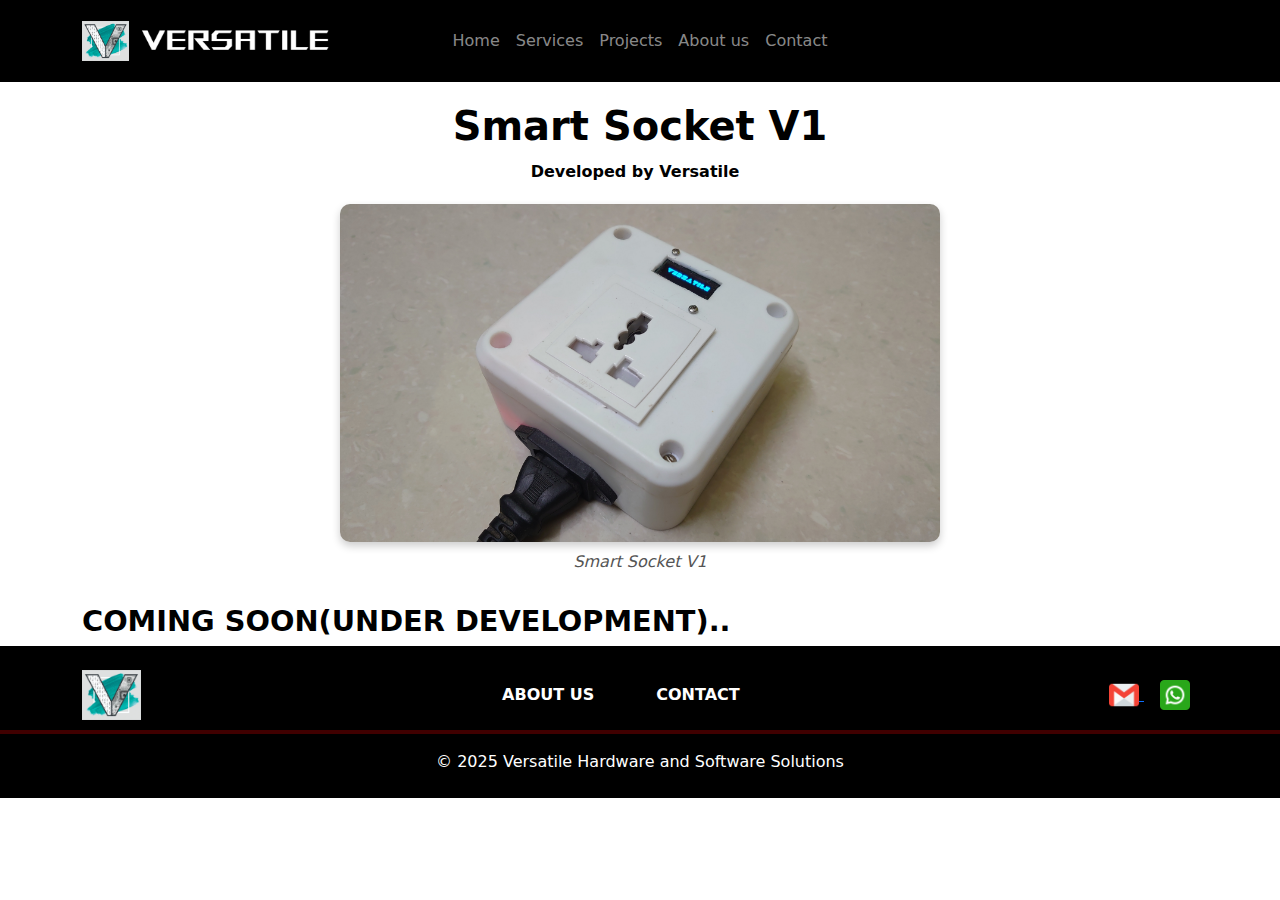
<file: Smart Socket(V1).html>
<!-- Fusion F1.html (Project Details) -->
<!DOCTYPE html>
<html lang="en">
<head>
    <meta charset="UTF-8">
    <meta name="viewport" content="width=device-width, initial-scale=1.0">
    <link rel="icon" href="images/logo.jpg" type="image/x-icon" />
    <title>Smart Socket(V1)</title>
    <link href="https://cdn.jsdelivr.net/npm/bootstrap@5.3.0/dist/css/bootstrap.min.css" rel="stylesheet">
    <link rel="stylesheet" href="css/viewproject.css">
</head>
<body class="bg-white text-black">

    <!-- HEADER & NAVBAR -->
<nav class="navbar navbar-expand-lg bg-black navbar-dark py-3">
    <div class="container d-flex align-items-center justify-content-between">
        <!-- Logo & Title (Left-Aligned) -->
        <a href="index.html" class="navbar-brand d-flex align-items-center">
            <img src="images/logo.jpg" alt="Logo" class="me-2" style="height: 40px;">
            <img src="images/versatile-text.png" alt="Versatile" style="height: 35px;">
        </a>

        <!-- Mobile Navbar Button (Top Right) -->
        <button class="navbar-toggler position-absolute top-0 end-0 m-3" type="button" data-bs-toggle="offcanvas" data-bs-target="#mobileNav">
            <span class="navbar-toggler-icon"></span>
        </button>

        <!-- Desktop Navbar (Hidden in Mobile) -->
        <div class="collapse navbar-collapse justify-content-end">
            <ul class="navbar-nav">
                <li class="nav-item"><a href="index.html" class="nav-link">Home</a></li>
                <li class="nav-item"><a href="services.html" class="nav-link">Services</a></li>
                <li class="nav-item"><a href="projects.html" class="nav-link">Projects</a></li>
                <li class="nav-item"><a href="about.html" class="nav-link">About us</a></li>
                <li class="nav-item"><a href="contact.html" class="nav-link">Contact</a></li>
            </ul>
        </div>
    </div>
</nav>

<!-- MOBILE SIDEBAR MENU -->
<div class="offcanvas offcanvas-end bg-dark text-white" tabindex="-1" id="mobileNav">
    <div class="offcanvas-header">
        <h5 class="offcanvas-title">Menu</h5>
        <button type="button" class="btn-close btn-close-white" data-bs-dismiss="offcanvas"></button>
    </div>
    <div class="offcanvas-body">
        <ul class="nav flex-column">
            <li class="nav-item"><a href="index.html" class="nav-link">Home</a></li>
            <li class="nav-item"><a href="services.html" class="nav-link">Services</a></li>
            <li class="nav-item"><a href="projects.html" class="nav-link">Projects</a></li>
            <li class="nav-item"><a href="about.html" class="nav-link">About us</a></li>
            <li class="nav-item"><a href="contact.html" class="nav-link">Contact</a></li>
        </ul>
    </div>
</div>
    <div class="container ">
        
        <h1 class="title">Smart Socket V1</h1>

<div class="view-count">
    <span class="developer">Developed by Versatile</span>
</div>


<!-- Image Section -->
<div class="project-image-container">
    <img src="images/projects/smart-socket-v1.jpg" alt="smart-socket-v1" class="project-image">
    <p class="image-caption">Smart Socket V1</p>
</div>

<h2 class="section-title">Coming soon(under development)..</h2>


    </div>

    <!-- FOOTER -->
<footer class="bg-black text-white py-4">
    <div class="container d-flex flex-column flex-md-row justify-content-between align-items-center">
        
        <!-- Left: Logo -->
        <a href="index.html" class="footer-logo">
            <img src="images/logo.jpg" alt="Company Logo" height="50">
        </a>

        <!-- Center: About & Contact Links -->
        <div class="footer-links d-flex">
            <a href="about.html" class="nav-link text-white mx-3">About us</a>
            <a href="contact.html" class="nav-link text-white mx-3">Contact</a>
        </div>

        <!-- Right: Gmail & WhatsApp Icons -->
        <div class="social-icons">
            <a href="mailto:versatileelectronicsrmd@gmail.com" target="_blank" class="mx-2">
                <img src="images/gmail-icon.png" alt="Gmail" width="30">
            </a>
            <a href="https://wa.me/message/E7UOEM6NOFOOO1" target="_blank" class="mx-2">
                <img src="images/whatsapp-icon.png" alt="WhatsApp" width="30">
            </a>
        </div>
    </div>

    <!-- Thin Line -->
    <hr class="footer-line">

    <!-- Copyright Text -->
    <div class="text-center mt-3">
        <p class="mb-0">&copy; 2025 Versatile Hardware and Software Solutions</p>
    </div>
</footer>


    <script src="https://cdn.jsdelivr.net/npm/bootstrap@5.3.0/dist/js/bootstrap.bundle.min.js"></script>
    <script src="js/script.js"></script>
</body>
</html>
</file>
<file: css/styles.css>
@import url('https://fonts.cdnfonts.com/css/rog-font');
/* Header - Aligns logo left and centers navbar */
header {
    display: flex;
    justify-content: space-between;
    align-items: center;
    position: relative;
    padding: 10px 20px;
}

.rog-font {
    font-family: 'ROG Fonts', sans-serif !important;
    letter-spacing: 1px;
    font-weight: normal;
    text-transform: uppercase;
}


/* Active link styling */
.nav-link.active {
    background-color: #f39c12 !important; /* Highlight color */
    color: #000 !important; /* Black text */
    border-radius: 5px;
    font-weight: bold;
}

/* Adjust mobile navbar spacing */
.offcanvas-body .nav-link {
    padding: 10px;
}

/* Navbar Toggle Button (Hamburger) */
.navbar-toggler {
    border: none;
    color: white;
    font-size: 1.5rem;
}

/* Center Navbar */
@media (min-width: 992px) { 
    .navbar-nav {
        position: absolute;
        left: 50%;
        transform: translateX(-50%);
    }
}

/* Services Grid */
.services-grid {
    display: grid;
    grid-template-columns: repeat(auto-fit, minmax(300px, 1fr));
    gap: 30px;
    padding: 20px 0;
}

/* Service Card Styling */
.service-item {
    background: #f8f9fa;
    border-radius: 10px;
    padding: 20px;
    text-align: center;
    box-shadow: 2px 2px 10px rgba(0, 0, 0, 0.1);
}


/* Hover Effect */
.service-item:hover {
    transform: translateY(-5px);
    box-shadow: 0 10px 20px rgba(0, 0, 0, 0.15);
}

/* Project Image */
.project-image {
    width: 100%;
    height: 80%; /* Leaves space for the title */
    object-fit: cover;
    display: block;
}

/* Project Title */
.project-title {
    width: 100%;
    height: 20%;
    display: flex;
    align-items: center;
    justify-content: center;
    background: rgba(0, 0, 0, 0.8);
    color: white;
    font-size: 18px;
    font-weight: bold;
    text-decoration: none;
    margin: 0;
    transition: background 0.3s ease-in-out, color 0.3s ease-in-out;
}

/* Hover Effect for Title */
.service-item:hover .project-title {
    background: #f39c12;
    color: #000;
}

/* Full-screen Hero Section */
.hero-section {
    position: relative;
    width: 100%;
    height: 100vh; /* Full viewport height */
    display: flex;
    align-items: center;
    justify-content: center;
    overflow: hidden;
}

/* Ensures image covers entire area */
.hero-image {
    width: 100%;
    height: 100%;
    object-fit: cover; /* Covers the screen without stretching */
    position: absolute;
    top: 0;
    left: 0;
}

/* Dark overlay for better text visibility */
.hero-overlay {
    position: absolute;
    top: 0;
    left: 0;
    width: 100%;
    height: 100%;
    background: rgba(0, 0, 0, 0.5);
}

/* Centered text on top of the image */
.hero-text {
    position: absolute;
    top: 50%;
    left: 50%;
    transform: translate(-50%, -50%);
    color: white;
    text-align: center;
    width: 90%;
    max-width: 800px;
    background: rgba(0, 0, 0, 0.6);
    padding: 20px;
    border-radius: 10px;
}

/* Responsive text size */
.hero-text h1 {
    font-size: 3rem;
}

.hero-text p {
    font-size: 1.5rem;
}

/* Adjustments for smaller screens */
@media (max-width: 768px) {
    .hero-section {
        height: 100vh; /* Keep full height */
    }

    .hero-image {
        object-fit: cover; /* Covers mobile screen properly */
    }

    .hero-text {
        width: 90%;
        padding: 15px;
    }

    .hero-text h1 {
        font-size: 2rem;
    }

    .hero-text p {
        font-size: 1rem;
    }
}

/* Ensures text is well-spaced */
.container h3 {
    margin-bottom: 15px;
    color: #000;
}

.container p {
    font-size: 16px;
    color: #333;
}

/* Mobile-friendly: Stacks vertically on small screens */
@media (max-width: 768px) {
    .row.text-center .col-md-4 {
        margin-bottom: 30px;
    }
}

/* Service Section with Rainbow Border */
.service-section {
    position: relative;
    background: url('images/services-bg.jpg') no-repeat center center/cover;
    height: 350px;
    display: flex;
    align-items: center;
    justify-content: center;
    text-align: center;
    border: 8px solid transparent;
    border-image: linear-gradient(to right, red, orange, yellow, green, blue, indigo, violet);
    border-image-slice: 1;
}

/* Projects Section with Rainbow Border */
.projects-section {
    position: relative;
    background: url('images/projects-bg.jpg') no-repeat center center/cover;
    height: 350px;
    display: flex;
    align-items: center;
    justify-content: center;
    text-align: center;
    border: 8px solid transparent;
    border-image: linear-gradient(to right, violet, indigo, blue, green, yellow, orange, red);
    border-image-slice: 1;
}

/* Section Overlay */
.service-overlay, .projects-overlay {
    position: absolute;
    top: 0; left: 0;
    width: 100%;
    height: 100%;
    background: rgba(0, 0, 0, 0.5);
}

/* Section Content */
.service-content, .projects-content {
    position: relative;
    z-index: 2;
    color: white;
}

/* Rainbow Line Between Sections */
.rainbow-line {
    height: 8px;
    background: linear-gradient(to right, red, orange, yellow, green, blue, indigo, violet);
    margin: 20px 0;
}

/* Adjust Icon Size */
.section-icon {
    width: 80px;  /* Adjust the width */
    height: auto; /* Maintain aspect ratio */
    display: block;
    margin: 0 auto 15px; /* Center align */
}

/* Optional: Add animation for hover effect */
.section-icon:hover {
    transform: scale(1.1);
    transition: transform 0.3s ease-in-out;
}

.about-banner {
    background: url('../images/about-banner.jpg') no-repeat center center;
    background-size: cover;
    height: 300px; /* Adjust height as needed */
    position: relative;
    display: flex;
    align-items: center;
    justify-content: center;
    text-align: center;
}

.about-title {
    position: absolute;
    top: 50%; /* Centers title vertically */
    left: 50%;
    transform: translate(-50%, -50%); /* Ensures exact centering */
    color: white; /* Ensure contrast */
    font-size: 2.5rem; /* Adjust size as needed */
    font-weight: bold;
    text-shadow: 2px 2px 4px rgba(0, 0, 0, 0.6); /* Improves readability */
}



/* Footer Styling */
footer {
    text-align: center;
}

/* Footer Navigation Links */
.footer-links a {
    font-weight: bold;
    text-transform: uppercase;
    padding: 5px 15px;
    transition: color 0.3s ease-in-out, border-bottom 0.3s ease-in-out;
}

.footer-links a:hover {
    color: #ddd;
    border-bottom: 2px solid #fff;
}

/* Footer Line */
.footer-line {
    border-top: 4px solid #ff0000;
    margin-top: 10px;
}

/* Social Icons */
.social-icons img {
    transition: transform 0.3s ease-in-out;
}

.social-icons img:hover {
    transform: scale(1.1);
}

.contact-box {
    padding: 20px;
    border-radius: 10px;
    background-color: #f8f9fa;
    text-align: center;
    transition: 0.3s;
}
.contact-box:hover {
    background-color: #e9ecef;
}
.email-box { border: 2px solid #dc3545; }
.phone-box { border: 2px solid #28a745; }
.address-box { border: 2px solid #007bff; }
.contact-icon { font-size: 2rem; }
/* Responsive: Centering on Mobile */
@media (max-width: 768px) {
    .container {
        flex-direction: column;
        text-align: center;
    }

    .footer-links {
        margin-top: 10px;
    }

    .social-icons {
        margin-top: 10px;
    }
}
</file>
<file: css/viewproject.css>
@import url('https://fonts.cdnfonts.com/css/rog-font');
/* Header - Aligns logo left and centers navbar */
header {
    display: flex;
    justify-content: space-between;
    align-items: center;
    position: relative;
    padding: 10px 20px;
}

.rog-font {
    font-family: 'ROG Fonts', sans-serif !important;
    letter-spacing: 1px;
    font-weight: normal;
    text-transform: uppercase;
}


/* Active link styling */
.nav-link.active {
    background-color: #f39c12 !important; /* Highlight color */
    color: #000 !important; /* Black text */
    border-radius: 5px;
    font-weight: bold;
}

/* Adjust mobile navbar spacing */
.offcanvas-body .nav-link {
    padding: 10px;
}

/* Navbar Toggle Button (Hamburger) */
.navbar-toggler {
    border: none;
    color: white;
    font-size: 1.5rem;
}

/* Center Navbar */
@media (min-width: 992px) { 
    .navbar-nav {
        position: absolute;
        left: 50%;
        transform: translateX(-50%);
    }
}
.title {
    text-align: center;
    font-size: 2.5rem;
    font-weight: bold;
    margin-top: 20px;
}

.view-count {
    display: flex;
    justify-content: center;
    align-items: center;
    font-size: 16px;
    font-weight: bold;
    margin: 10px 0;
}

.developer {
    margin-right: 10px;
}

.viewer-icon {
    width: 20px;
    height: 20px;
}

.section-title {
    font-size: 1.8rem;
    font-weight: bold;
    margin-top: 30px;
    text-transform: uppercase;
}

.section-content {
    font-size: 1.1rem;
    line-height: 1.8;
    text-align: justify;
    margin-bottom: 20px;
}

ul.section-content {
    list-style-type: disc;
    margin-left: 25px;
    font-size: 1.1rem;
}

.section-content a {
    color: #007bff;
    text-decoration: none;
    font-weight: bold;
}

.section-content a:hover {
    text-decoration: underline;
}



/* Footer Styling */
footer {
    text-align: center;
}

.project-image-container {
    text-align: center;
    margin: 20px 0;
}

.project-image {
    width: 80%;
    max-width: 600px;
    border-radius: 10px;
    box-shadow: 0px 4px 8px rgba(0, 0, 0, 0.2);
}

.image-caption {
    font-size: 1rem;
    color: #555;
    margin-top: 8px;
    font-style: italic;
}

/* Footer Navigation Links */
.footer-links a {
    font-weight: bold;
    text-transform: uppercase;
    padding: 5px 15px;
    transition: color 0.3s ease-in-out, border-bottom 0.3s ease-in-out;
}

.footer-links a:hover {
    color: #ddd;
    border-bottom: 2px solid #fff;
}

/* Footer Line */
.footer-line {
    border-top: 4px solid #ff0000;
    margin-top: 10px;
}

/* Social Icons */
.social-icons img {
    transition: transform 0.3s ease-in-out;
}
</file>
<file: css/projects.css>
@import url('https://fonts.cdnfonts.com/css/rog-font');
/* Header - Aligns logo left and centers navbar */
header {
    display: flex;
    justify-content: space-between;
    align-items: center;
    position: relative;
    padding: 10px 20px;
}

.rog-font {
    font-family: 'ROG Fonts', sans-serif !important;
    letter-spacing: 1px;
    font-weight: normal;
    text-transform: uppercase;
}


/* Active link styling */
.nav-link.active {
    background-color: #f39c12 !important; /* Highlight color */
    color: #000 !important; /* Black text */
    border-radius: 5px;
    font-weight: bold;
}

/* Adjust mobile navbar spacing */
.offcanvas-body .nav-link {
    padding: 10px;
}

/* Navbar Toggle Button (Hamburger) */
.navbar-toggler {
    border: none;
    color: white;
    font-size: 1.5rem;
}

/* Center Navbar */
@media (min-width: 992px) { 
    .navbar-nav {
        position: absolute;
        left: 50%;
        transform: translateX(-50%);
    }
}
/* Grid Layout */
.services-grid {
    display: grid;
    grid-template-columns: repeat(auto-fit, minmax(250px, 1fr));
    gap: 20px;
    padding: 20px 0;
}

/* Remove text decoration from links */
.service-item {
    text-decoration: none; /* Removes any underline */
    display: flex;
    flex-direction: column;
    align-items: center;
    position: relative;
    width: 100%;
    overflow: hidden;
}

/* Project Image - Full Fit */
.project-image {
    width: 100%;
    height: 250px; /* Increase height */
    object-fit: cover; /* Ensures the image fits properly */
    display: block;
}

/* Title Box - No Extra Space */
.project-title {
    font-size: 1.3rem; /* Slightly bigger text */
    font-weight: bold;
    color: black;
    background: rgb(164, 164, 164);
    width: 100%;
    text-align: center;
    padding: 18px 0; /* Adjust height */
    margin: 0; /* Remove unnecessary spacing */
    position: relative;
    display: block;
    text-decoration: none; /* Ensures no underline */
}

/* Fix for unwanted underline */
.project-title a {
    text-decoration: none;
    color: inherit; /* Keeps the text color */
}


/* Title Hover Effect */
.service-item:hover .project-title {
    background: #f39c12;
    color: black;
}


/* Ensures text is well-spaced */
.container h3 {
    margin-bottom: 15px;
    color: #000;
}

.container p {
    font-size: 16px;
    color: #333;
}

/* Mobile-friendly: Stacks vertically on small screens */
@media (max-width: 768px) {
    .row.text-center .col-md-4 {
        margin-bottom: 30px;
    }
}


/* Footer Styling */
footer {
    text-align: center;
}

/* Footer Navigation Links */
.footer-links a {
    font-weight: bold;
    text-transform: uppercase;
    padding: 5px 15px;
    transition: color 0.3s ease-in-out, border-bottom 0.3s ease-in-out;
}

.footer-links a:hover {
    color: #ddd;
    border-bottom: 2px solid #fff;
}

/* Footer Line */
.footer-line {
    border-top: 4px solid #ff0000;
    margin-top: 10px;
}
</file>
